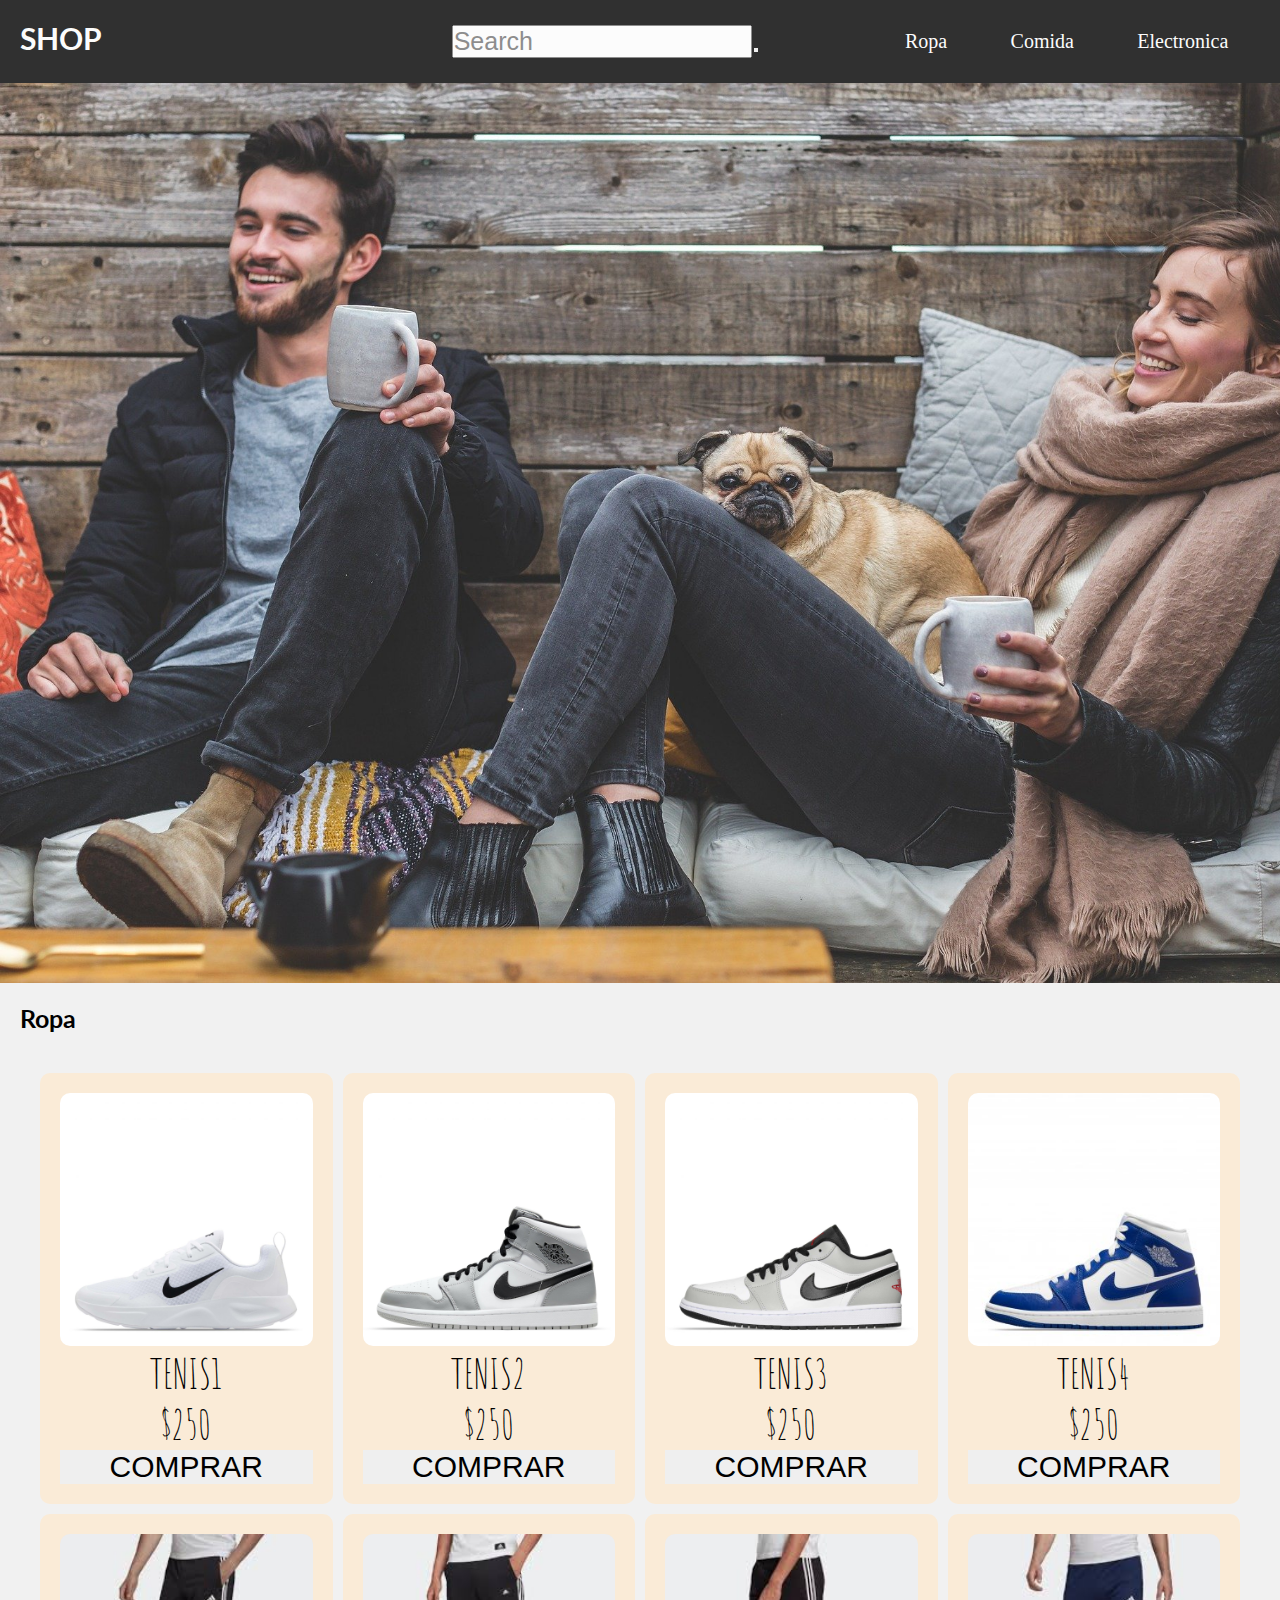
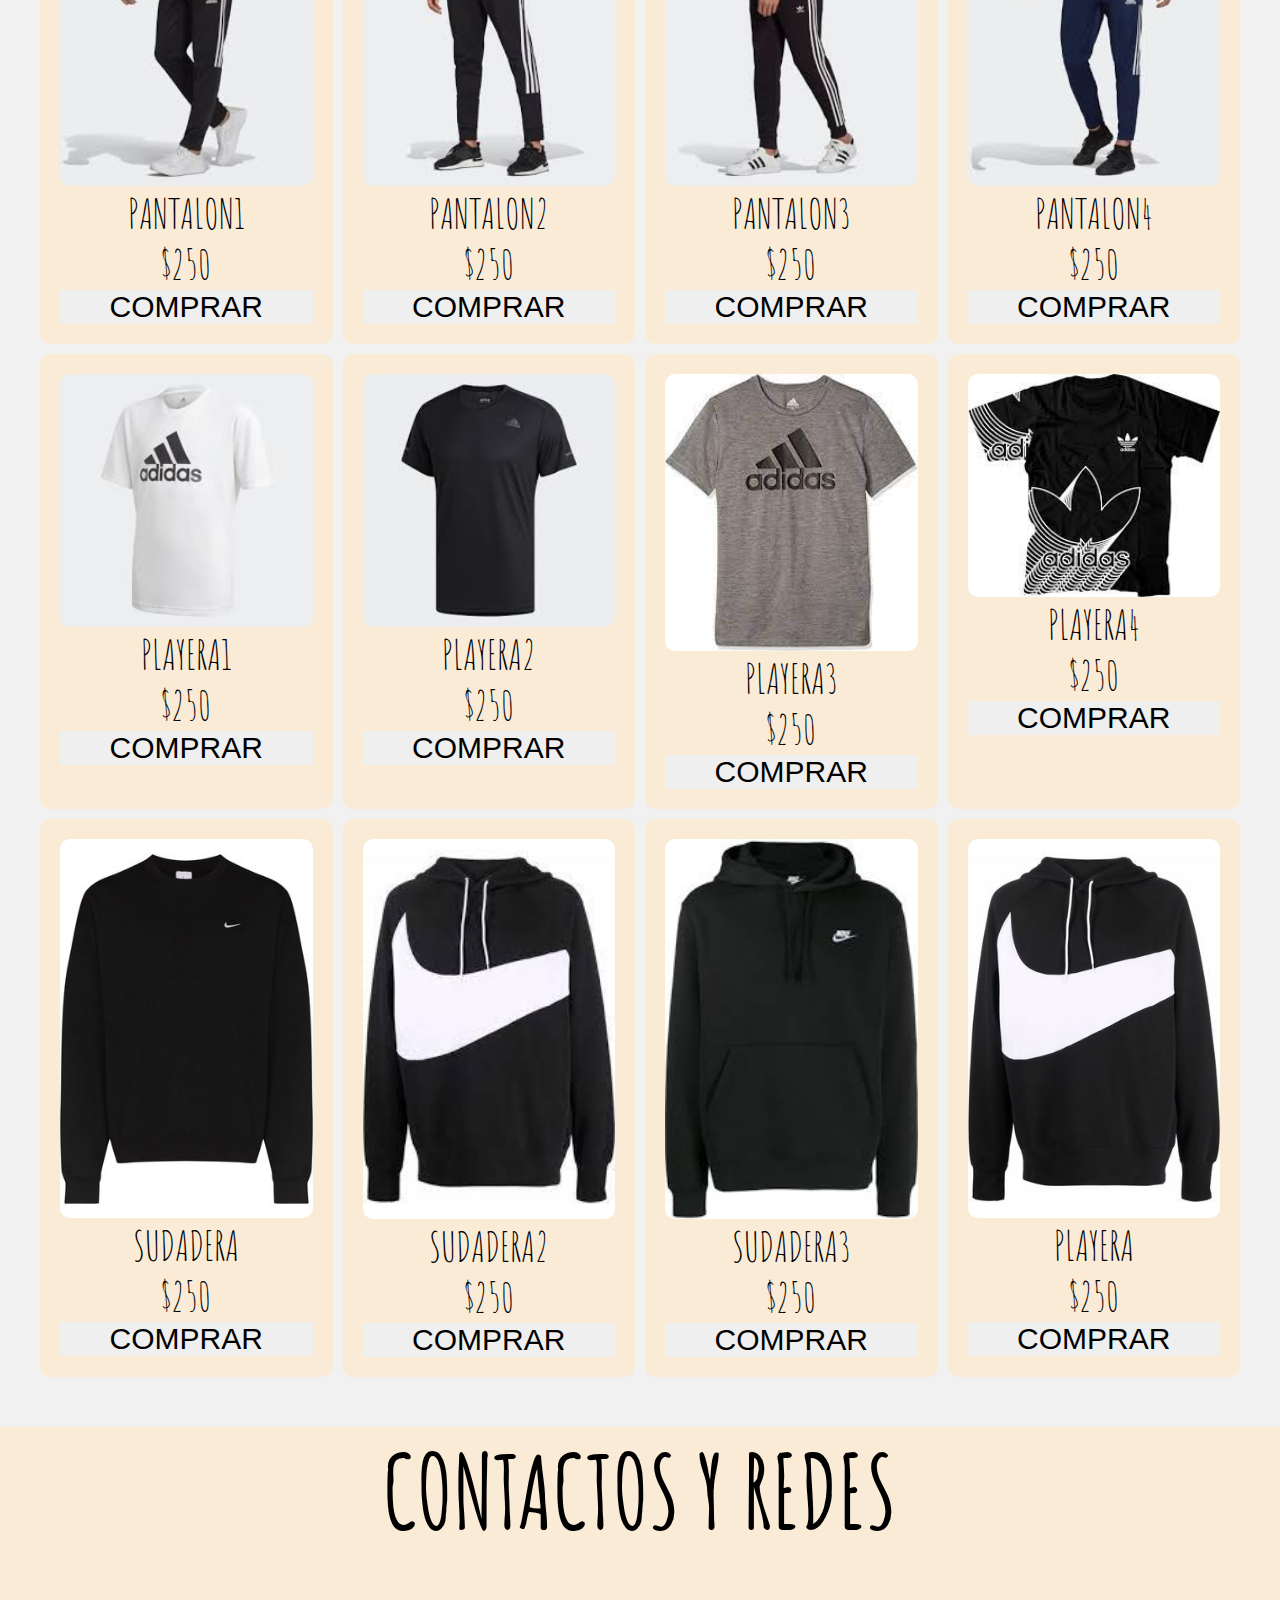
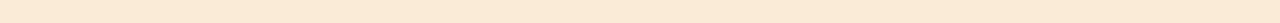
<file: index.html>
<!DOCTYPE html>
<html lang="en">
<head>
    <meta charset="UTF-8">
    <meta http-equiv="X-UA-Compatible" content="IE=edge">
    <meta name="viewport" content="width=device-width, initial-scale=1.0">
    <title>Store</title>
    <!-- ESTILOS -->
    <link rel="stylesheet" href="./css/style.css">
    <!-- ESTILOS DE LETRAS -->
    <link rel="preconnect" href="https://fonts.googleapis.com">
    <link rel="preconnect" href="https://fonts.gstatic.com" crossorigin>
    <link href="https://fonts.googleapis.com/css2?family=Lato:wght@400;700&display=swap" rel="stylesheet">
    <link rel="preconnect" href="https://fonts.googleapis.com">
    <link rel="preconnect" href="https://fonts.gstatic.com" crossorigin>
    <link href="https://fonts.googleapis.com/css2?family=Amatic+SC:wght@700&display=swap" rel="stylesheet"> 
    <!-- ESTILOS DE ICONOS -->
    <link rel="stylesheet" href="https://cdnjs.cloudflare.com/ajax/libs/font-awesome/6.1.1/css/all.min.css"
        integrity="sha512-KfkfwYDsLkIlwQp6LFnl8zNdLGxu9YAA1QvwINks4PhcElQSvqcyVLLD9aMhXd13uQjoXtEKNosOWaZqXgel0g=="
        crossorigin="anonymous" referrerpolicy="no-referrer" />
</head>
<body>
    <header>
        <section class="principal">
            <!-- logo  -->
            <div class="header">
                <h1 class="header__titulo">Shop</h1>
                <p class="header__logo"><i class="fa-solid fa-store"></i></p>
            </div>
            <!-- Search -->
            <div class="search">
                <form action="#">
                    <input class="search__input" type="text" placeholder="Search">
                    <button class="search__boton">
                        <i class="fa-solid fa-magnifying-glass"></i>
                    </button>
                </form>
            </div>
            <!-- Menu  -->
            <nav class="menu">
                <a class="menu__enlace" href="./index.html"><i class="fa-solid fa-shirt"></i>Ropa</a>
                <a class="menu__enlace" href="./comida.html"><i class="fa-solid fa-utensils"></i>Comida</a>
                <a class="menu__enlace" href="./electronica.html"><i class="fa-solid fa-laptop"></i>Electronica</a>
            </nav>
        </section>
    </header>

    <!-- presentando productos -->
    <section>
        <div class="fondo__img">

        </div>
    </section>

    <!-- Contenido principal de la pagina -->
    <main>
        <section>
            <h2 class="subtitulo">Ropa</h2>
            <div class="grid">

                <!-- Tenis  -->
                <div class="producto">
                    <img class="producto__img" src="./img/ropa/tenis1.jpg" width="300px" alt="tenis1">
                    <div class="producto__caja">
                        <p class="producto__nombre">Tenis1</p>
                        <p class="producto__precio">$250</p>
                        <input class="producto__boton" type="submit" value="Comprar">
                    </div>
                </div><!-- objeto -->
                <div class="producto">
                    <img class="producto__img" src="./img/ropa/tenis2.jpg" width="300px" alt="tenis1">
                    <div class="producto__caja" >
                        <p class="producto__nombre">Tenis2</p>
                        <p class="producto__precio">$250</p>
                        <input class="producto__boton" type="submit" value="Comprar">
                    </div>
                </div><!-- objeto -->
                <div class="producto">
                    <img class="producto__img" src="./img/ropa/tenis3.jpg" width="300px" alt="tenis1">
                    <div class="producto__caja">
                        <p class="producto__nombre">Tenis3</p>
                        <p class="producto__precio">$250</p>
                        <input class="producto__boton" type="submit" value="Comprar">
                    </div>
                </div><!-- objeto -->
                <div class="producto">
                    <img class="producto__img" src="./img/ropa/tenis4.jpg" width="300px" alt="tenis1">
                    <div class="producto__caja">
                        <p class="producto__nombre">Tenis4</p>
                        <p class="producto__precio">$250</p>
                        <input class="producto__boton" type="submit" value="Comprar">
                    </div>
                </div><!-- objeto -->


                <!-- pantalones  -->
                <div class="producto">
                    <img class="producto__img" src="./img/ropa/pantalon1.jpg" width="300px" alt="tenis1">
                    <div class="producto__caja">
                        <p class="producto__nombre">Pantalon1 </p>
                        <p class="producto__precio">$250</p>
                        <input class="producto__boton" type="submit" value="Comprar">
                    </div>
                </div><!-- objeto -->
                <div class="producto">
                    <img class="producto__img" src="./img/ropa/pantalon2.jpg" width="300px" alt="tenis1">
                    <div class="producto__caja">
                        <p class="producto__nombre">Pantalon2</p>
                        <p class="producto__precio">$250</p>
                        <input class="producto__boton" type="submit" value="Comprar">
                    </div>
                </div><!-- objeto -->
                <div class="producto">
                    <img class="producto__img" src="./img/ropa/pantalon3.jpg" width="300px" alt="tenis1">
                    <div class="producto__caja">
                        <p class="producto__nombre">Pantalon3</p>
                        <p class="producto__precio">$250</p>
                        <input class="producto__boton" type="submit" value="Comprar">
                    </div>
                </div><!-- objeto -->
                <div class="producto">
                    <img class="producto__img" src="./img/ropa/pantalon4.jpg" width="300px" alt="tenis1">
                    <div class="producto__caja">
                        <p class="producto__nombre">Pantalon4</p>
                        <p class="producto__precio">$250</p>
                        <input class="producto__boton" type="submit" value="Comprar">
                    </div>
                </div><!-- objeto -->


                <!-- playeras  -->
                <div class="producto">
                    <img class="producto__img" src="./img/ropa/playera1.jpg" alt="tenis1">
                    <div class="producto__caja">
                        <p class="producto__nombre">playera1</p>
                        <p class="producto__precio">$250</p>
                        <input class="producto__boton" type="submit" value="Comprar">
                    </div>
                </div><!-- objeto -->
                <div class="producto">
                    <img class="producto__img" src="./img/ropa/playera2.jpg" alt="tenis1">
                    <div class="producto__caja">
                        <p class="producto__nombre">Playera2</p>
                        <p class="producto__precio">$250</p>
                        <input class="producto__boton" type="submit" value="Comprar">
                    </div>
                </div><!-- objeto -->
                <div class="producto">
                    <img class="producto__img" src="./img/ropa/playera3.jpg" alt="tenis1">
                    <div class="producto__caja">
                        <p class="producto__nombre">Playera3</p>
                        <p class="producto__precio">$250</p>
                        <input  class="producto__boton" type="submit" value="Comprar">
                    </div>
                </div><!-- objeto -->
                <div class="producto">
                    <img class="producto__img" src="./img/ropa/playera4.jpg" width="300px" alt="tenis1">
                    <div class="producto__caja">
                        <p class="producto__nombre">Playera4</p>
                        <p class="producto__precio">$250</p>
                        <input class="producto__boton" type="submit" value="Comprar">
                    </div>
                </div><!-- objeto -->


                <!-- sueteres -->
                <div class="producto">
                    <img class="producto__img" src="./img/ropa/sueter1.jpg" width="300px" alt="tenis1">
                    <div class="producto__caja">
                        <p class="producto__nombre">Sudadera</p>
                        <p class="producto__precio">$250</p>
                        <input class="producto__boton" type="submit" value="Comprar">
                    </div>
                </div><!-- objeto -->
                <div class="producto">
                    <img class="producto__img" src="./img/ropa/sueter2.jpg" width="300px" alt="tenis1">
                    <div class="producto__caja">
                        <p class="producto__nombre">Sudadera2</p>
                        <p class="producto__precio">$250</p>
                        <input class="producto__boton" type="submit" value="Comprar">
                    </div>
                </div><!-- objeto -->
                <div class="producto">
                    <img class="producto__img" src="./img/ropa/sueter3.jpg" width="300px" alt="tenis1">
                    <div class="producto__caja">
                        <p class="producto__nombre">Sudadera3</p>
                        <p class="producto__precio">$250</p>
                        <input class="producto__boton" type="submit" value="Comprar">
                    </div>
                </div><!-- objeto -->
                <div class="producto">
                    <img class="producto__img" src="./img/ropa/sueter4.jpg" width="300px" alt="tenis1">
                    <div class="producto__caja">
                        <p class="producto__nombre">Playera</p>
                        <p class="producto__precio">$250</p>
                        <input class="producto__boton" type="submit" value="Comprar">
                    </div>
                </div><!-- objeto -->

                <!-- imagenes descripcion -->
                <div>
                </div>
                <!-- imagenes descripcion -->
                <div>
                </div>
                
                <!-- imagenes descripcion -->
                <div>
                </div>
            </div>
        </section>
    </main>

    <!-- PIE DE PAGINA  -->

    <footer>
        <section class="footer">
            <h3 class="footer__texto">Contactos y Redes</h3>
            <div class="footer__redes">
                <a class="footer__icono" href="#"><i class="fa-solid fa-message"></i></a>
                <a class="footer__icono" href="#"><i class="fa-brands fa-instagram"></i></a>
                <a class="footer__icono" href="#"><i class="fa-brands fa-facebook"></i></a>
                <a class="footer__icono" href="#"><i class="fa-brands fa-facebook-messenger"></i></a>
            </div>
        </section>
    </footer>
</body>
</html>
</file>
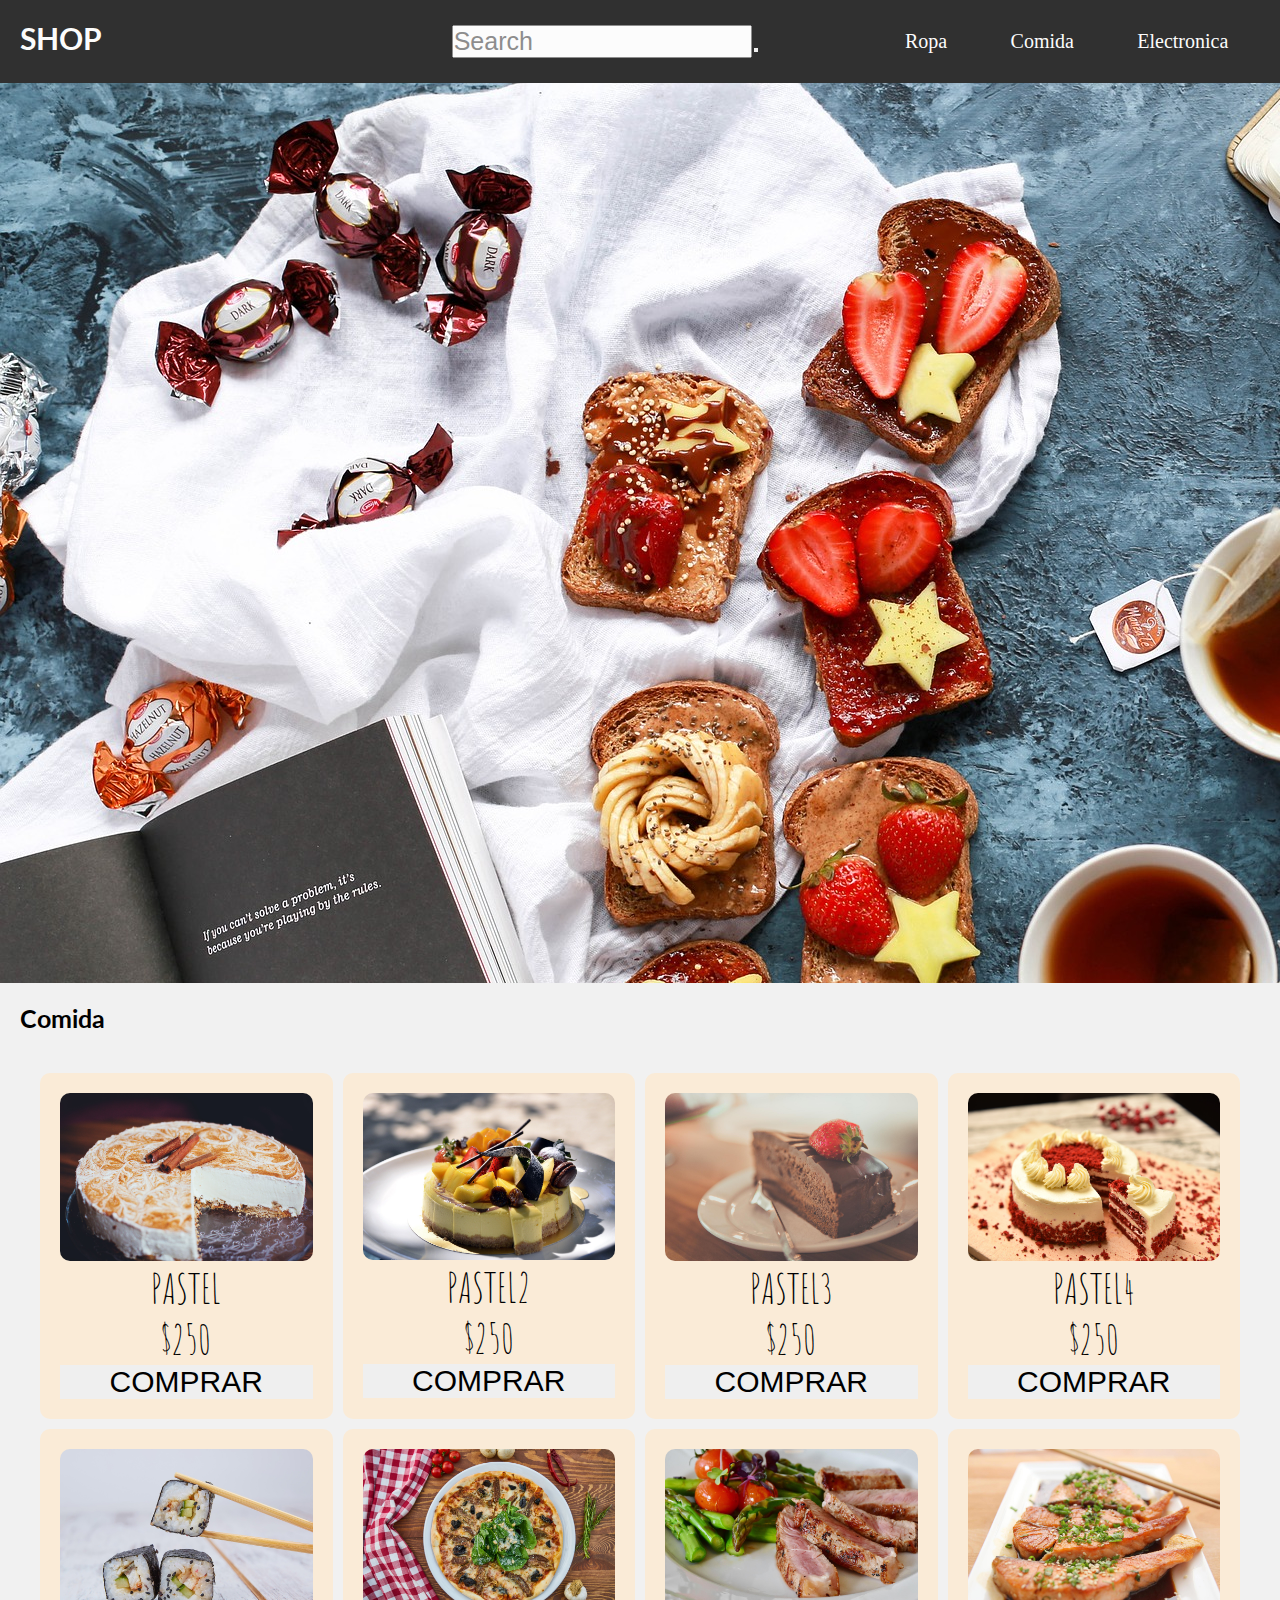
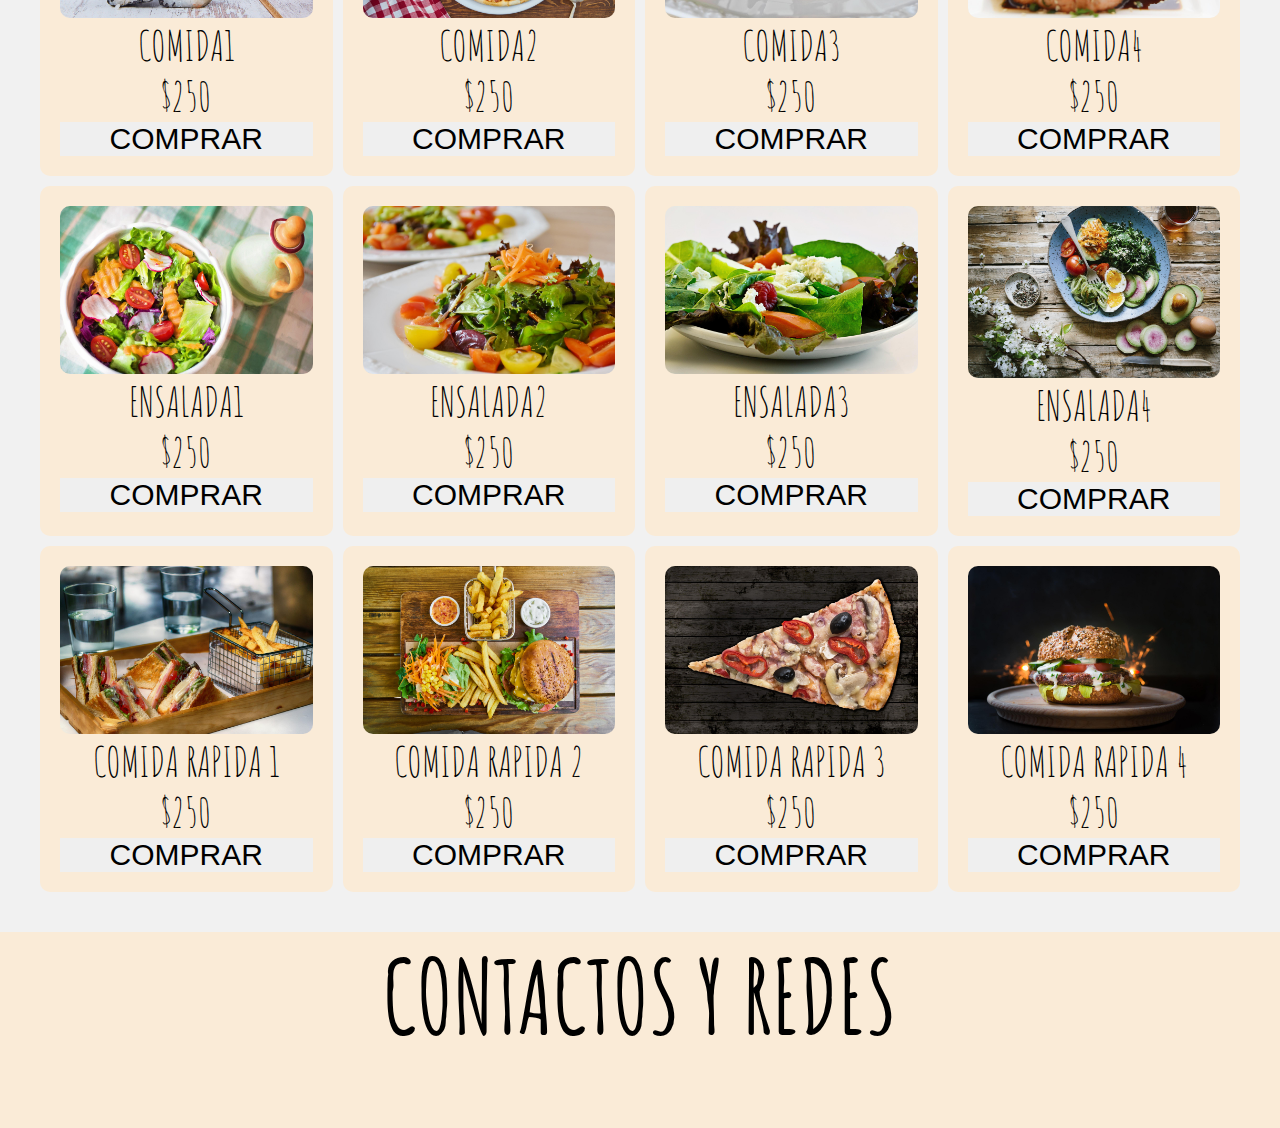
<file: comida.html>
<!DOCTYPE html>
<html lang="en">
<head>
    <meta charset="UTF-8">
    <meta http-equiv="X-UA-Compatible" content="IE=edge">
    <meta name="viewport" content="width=device-width, initial-scale=1.0">
    <title>Comida</title>
    <!-- ESTILOS -->
    <link rel="stylesheet" href="./css/style.css">
    <link rel="stylesheet" href="./css/comida.css">
    <!-- ESTILOS DE LETRAS -->
    <link rel="preconnect" href="https://fonts.googleapis.com">
    <link rel="preconnect" href="https://fonts.gstatic.com" crossorigin>
    <link href="https://fonts.googleapis.com/css2?family=Lato:wght@400;700&display=swap" rel="stylesheet">
    <link rel="preconnect" href="https://fonts.googleapis.com">
    <link rel="preconnect" href="https://fonts.gstatic.com" crossorigin>
    <link href="https://fonts.googleapis.com/css2?family=Amatic+SC:wght@700&display=swap" rel="stylesheet">
    <!-- ESTILOS DE ICONOS -->
    <link rel="stylesheet" href="https://cdnjs.cloudflare.com/ajax/libs/font-awesome/6.1.1/css/all.min.css"
        integrity="sha512-KfkfwYDsLkIlwQp6LFnl8zNdLGxu9YAA1QvwINks4PhcElQSvqcyVLLD9aMhXd13uQjoXtEKNosOWaZqXgel0g=="
        crossorigin="anonymous" referrerpolicy="no-referrer" />
</head>
<body>
    <header>
        <section class="principal">
            <!-- logo  -->
            <div class="header">
                <h1 class="header__titulo">Shop</h1>
                <p class="header__logo"><i class="fa-solid fa-store"></i></p>
            </div>
            <!-- Search -->
            <div class="search">
                <form action="#">
                    <input class="search__input" type="text" placeholder="Search">
                    <button class="search__boton"> 
                        <i class="fa-solid fa-magnifying-glass"></i>
                    </button>
                </form>
            </div>
            <!-- Menu  -->
            <nav class="menu">
                <a class="menu__enlace" href="./index.html"><i class="fa-solid fa-shirt"></i>Ropa</a>
                <a class="menu__enlace" href="./comida.html"><i class="fa-solid fa-utensils"></i>Comida</a>
                <a class="menu__enlace" href="./electronica.html"><i class="fa-solid fa-laptop"></i>Electronica</a>
            </nav>
        </section>
    </header>

    <!-- presentando productos -->
    <section>
        <div class="fondo__comida">

        </div>
    </section>
    <!-- Contenido principal de la pagina -->
    <main>
        <section>
            <h2 class="subtitulo">Comida</h2>
            <div class="grid">
                <!-- Pasteles -->
                <div class="producto">
                    <img  class="producto__img" src="./img/comida/pastel1.jpg" alt="tenis1">
                    <div class="producto__caja">
                        <p class="producto__nombre">Pastel</p>
                        <p class="producto__precio">$250</p>
                        <input class="producto__boton" type="submit" value="Comprar">
                    </div>
                </div><!-- objeto -->
                <div class="producto">
                    <img class="producto__img" src="./img/comida/pastel2.jpg"  alt="pastel1">
                    <div class="producto__caja">
                        <p class="producto__nombre">Pastel2</p>
                        <p class="producto__precio">$250</p>
                        <input class="producto__boton" type="submit" value="Comprar">
                    </div>
                </div><!-- objeto -->
                <div class="producto">
                    <img class="producto__img" src="./img/comida/pastel3.jpg"  alt="tenis1">
                    <div class="producto__caja">
                        <p class="producto__nombre">Pastel3</p>
                        <p class="producto__precio">$250</p>
                        <input class="producto__boton" type="submit" value="Comprar">
                    </div>
                </div><!-- objeto -->
                <div class="producto">
                    <img class="producto__img" src="./img/comida/pastel4.jpg" alt="tenis1">
                    <div class="producto__caja">
                        <p class="producto__nombre">Pastel4</p>
                        <p class="producto__precio">$250</p>
                        <input class="producto__boton" type="submit" value="Comprar">
                    </div>
                </div><!-- objeto -->

                <!-- comidas -->
                <div class="producto">
                    <img class="producto__img" src="./img/comida/comida1.jpg" alt="tenis1">
                    <div class="producto__caja">
                        <p class="producto__nombre">Comida1</p>
                        <p class="producto__precio">$250</p>
                        <input class="producto__boton" type="submit" value="Comprar">
                    </div>
                </div><!-- objeto -->
                <div class="producto">
                    <img class="producto__img" src="./img/comida/comida2.jpg" alt="tenis1">
                    <div class="producto__caja">
                        <p class="producto__nombre">Comida2</p>
                        <p class="producto__precio">$250</p>
                        <input class="producto__boton" type="submit" value="Comprar">
                    </div>
                </div><!-- objeto -->
                <div class="producto">
                    <img class="producto__img" src="./img/comida/comida3.jpg" alt="tenis1">
                    <div class="producto__caja">
                        <p class="producto__nombre">Comida3</p>
                        <p class="producto__precio">$250</p>
                        <input class="producto__boton" type="submit" value="Comprar">
                    </div>
                </div><!-- objeto -->
                <div class="producto">
                    <img class="producto__img" src="./img/comida/comida4.jpg" alt="tenis1">
                    <div class="producto__caja">
                        <p class="producto__nombre">Comida4</p>
                        <p class="producto__precio">$250</p>
                        <input class="producto__boton" type="submit" value="Comprar">
                    </div>
                </div><!-- objeto -->

                <!-- Ensaladas  -->
                <div class="producto">
                    <img class="producto__img" src="./img/comida/ensalada1.jpg" alt="tenis1">
                    <div class="producto__caja">
                        <p class="producto__nombre">Ensalada1</p>
                        <p class="producto__precio">$250</p>
                        <input class="producto__boton" type="submit" value="Comprar">
                    </div>
                </div><!-- objeto -->
                <div class="producto">
                    <img class="producto__img" src="./img/comida/ensalada2.jpg" alt="tenis1">
                    <div class="producto__caja">
                        <p class="producto__nombre">Ensalada2</p>
                        <p class="producto__precio">$250</p>
                        <input class="producto__boton" type="submit" value="Comprar">
                    </div>
                </div><!-- objeto -->
                <div class="producto">
                    <img class="producto__img" src="./img/comida/ensalada3.jpg" alt="tenis1">
                    <div class="producto__caja">
                        <p class="producto__nombre">Ensalada3</p>
                        <p class="producto__precio">$250</p>
                        <input class="producto__boton" type="submit" value="Comprar">
                    </div>
                </div><!-- objeto -->
                <div class="producto">
                    <img class="producto__img" src="./img/comida/ensalada4.jpg" alt="tenis1">
                    <div class="producto__caja">
                        <p class="producto__nombre">Ensalada4</p>
                        <p class="producto__precio">$250</p>
                        <input class="producto__boton" type="submit" value="Comprar">
                    </div>
                </div><!-- objeto -->

                <!-- comida rapida  -->
                <div class="producto">
                    <img class="producto__img" src="./img/comida/comida-rapida1.jpg" alt="tenis1">
                    <div class="producto__caja">
                        <p class="producto__nombre">Comida Rapida 1</p>
                        <p class="producto__precio">$250</p>
                        <input class="producto__boton" type="submit" value="Comprar">
                    </div>
                </div><!-- objeto -->
                <div class="producto">
                    <img class="producto__img" src="./img/comida/comida-rapida2.jpg" alt="tenis1">
                    <div class="producto__caja">
                        <p class="producto__nombre">Comida Rapida 2</p>
                        <p class="producto__precio">$250</p>
                        <input class="producto__boton" type="submit" value="Comprar">
                    </div>
                </div><!-- objeto -->
                <div class="producto">
                    <img class="producto__img" src="./img/comida/comida-rapida3.jpg" alt="tenis1">
                    <div class="producto__caja">
                        <p class="producto__nombre">Comida Rapida 3</p>
                        <p class="producto__precio">$250</p>
                        <input class="producto__boton" type="submit" value="Comprar">
                    </div>
                </div><!-- objeto -->
                <div class="producto">
                    <img class="producto__img" src="./img/comida/comida-rapida4.jpg" alt="tenis1">
                    <div class="producto__caja">
                        <p class="producto__nombre">Comida Rapida 4</p>
                        <p class="producto__precio">$250</p>
                        <input class="producto__boton" type="submit" value="Comprar">
                    </div>
                </div><!-- objeto -->
            </div>
        </section>

        <section>

        </section>
    </main>

        <!-- PIE DE PAGINA  -->

        <footer>
            <section class="footer">
                <h3 class="footer__texto">Contactos y Redes</h3>
                <div class="footer__redes">
                    <a class="footer__icono" href="#"><i class="fa-solid fa-message"></i></a>
                    <a class="footer__icono" href="#"><i class="fa-brands fa-instagram"></i></a>
                    <a class="footer__icono" href="#"><i class="fa-brands fa-facebook"></i></a>
                    <a class="footer__icono" href="#"><i class="fa-brands fa-facebook-messenger"></i></a>
                </div>
            </section>
        </footer>
</body>
</html>
</file>
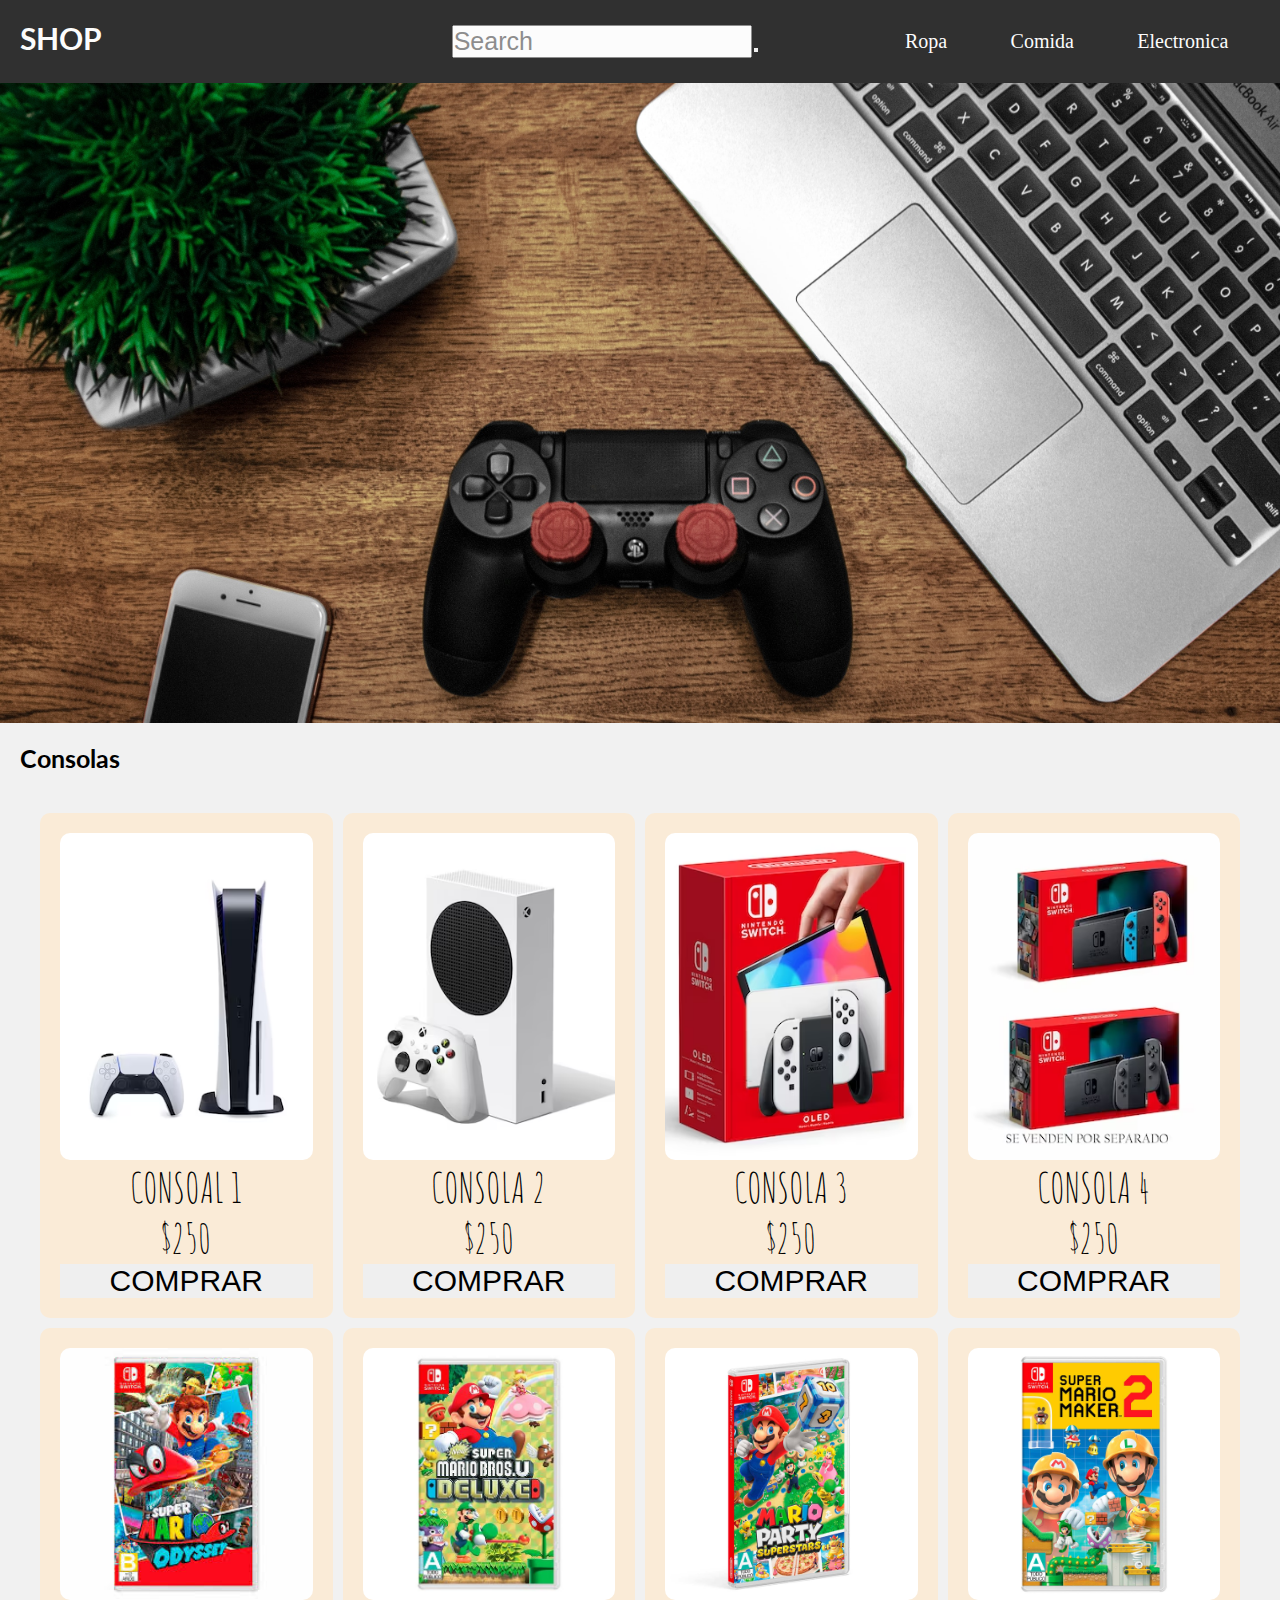
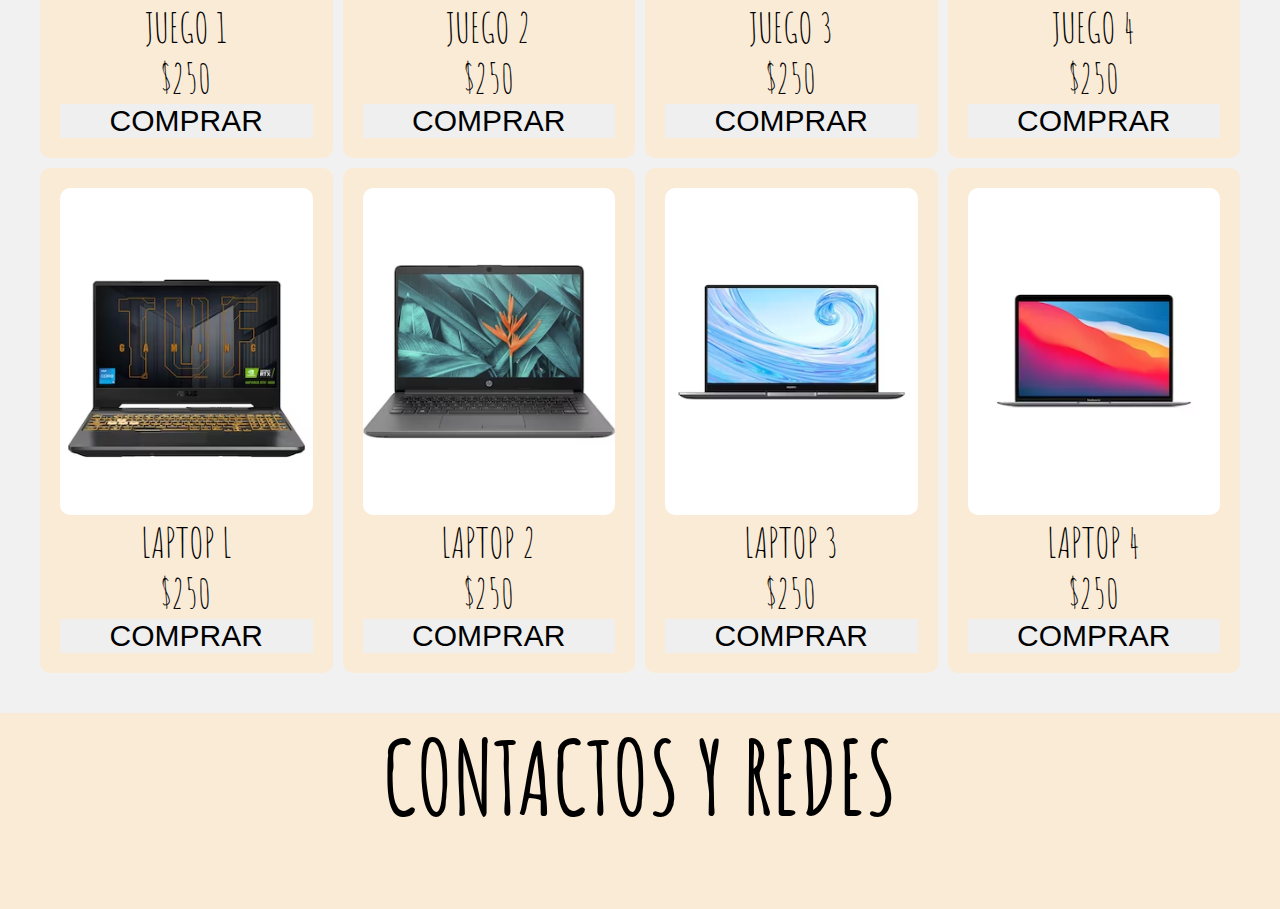
<file: electronica.html>
<!DOCTYPE html>
<html lang="en">
<head>
    <meta charset="UTF-8">
    <meta http-equiv="X-UA-Compatible" content="IE=edge">
    <meta name="viewport" content="width=device-width, initial-scale=1.0">
    <title>Store</title>
    <!-- ESTILOS -->
    <link rel="stylesheet" href="./css/style.css">
    <link rel="stylesheet" href="../css/electronica.css">
    <!-- ESTILOS DE LETRAS -->
    <link rel="preconnect" href="https://fonts.googleapis.com">
    <link rel="preconnect" href="https://fonts.gstatic.com" crossorigin>
    <link href="https://fonts.googleapis.com/css2?family=Lato:wght@400;700&display=swap" rel="stylesheet">
    <link rel="preconnect" href="https://fonts.googleapis.com">
    <link rel="preconnect" href="https://fonts.gstatic.com" crossorigin>
    <link href="https://fonts.googleapis.com/css2?family=Amatic+SC:wght@700&display=swap" rel="stylesheet">
    <!-- ESTILOS DE ICONOS -->
    <link rel="stylesheet" href="https://cdnjs.cloudflare.com/ajax/libs/font-awesome/6.1.1/css/all.min.css"
        integrity="sha512-KfkfwYDsLkIlwQp6LFnl8zNdLGxu9YAA1QvwINks4PhcElQSvqcyVLLD9aMhXd13uQjoXtEKNosOWaZqXgel0g=="
        crossorigin="anonymous" referrerpolicy="no-referrer" />
</head>
<body>
    <header>
        <section class="principal">
            <!-- logo  -->
            <div class="header">
                <h1 class="header__titulo">Shop</h1>
                <p class="header__logo"><i class="fa-solid fa-store"></i></p>
            </div>
            <!-- Search -->
            <div class="search">
                <form action="#">
                    <input class="search__input" type="text" placeholder="Search">
                    <button class="search__boton"> 
                        <i class="fa-solid fa-magnifying-glass"></i>
                    </button>
                </form>
            </div>
            <!-- Menu  -->
            <nav class="menu">
                <a class="menu__enlace" href="index.html"><i class="fa-solid fa-shirt"></i>Ropa</a>
                <a class="menu__enlace" href="./comida.html"><i class="fa-solid fa-utensils"></i>Comida</a>
                <a class="menu__enlace" href="./electronica.html"><i class="fa-solid fa-laptop"></i>Electronica</a>
            </nav>
        </section>
    </header>

    <!-- presentando productos -->
    <section>
        <div class="fondo__electronica">

        </div>
    </section>




    <!-- Contenido principal de la pagina -->
    <main>
        <section>
            <h2 class="subtitulo">Consolas</h2>
            <div class="grid">

                <!-- Consolas -->
                <div class="producto">
                    <img  class="producto__img" src="./img/electronica/consola1.avif" alt="tenis1">
                    <div class="producto__caja">
                        <p class="producto__nombre">Consoal 1</p>
                        <p class="producto__precio">$250</p>
                        <input class="producto__boton" type="submit" value="Comprar">
                    </div>
                </div><!-- objeto -->
                <div class="producto">
                    <img class="producto__img" src="./img/electronica/consola2.avif"  alt="tenis1">
                    <div class="producto__caja">
                        <p class="producto__nombre">Consola 2</p>
                        <p class="producto__precio">$250</p>
                        <input class="producto__boton" type="submit" value="Comprar">
                    </div>
                </div><!-- objeto -->
                <div class="producto">
                    <img class="producto__img" src="./img/electronica/consola3.avif"  alt="tenis1">
                    <div class="producto__caja">
                        <p class="producto__nombre">Consola 3</p>
                        <p class="producto__precio">$250</p>
                        <input class="producto__boton" type="submit" value="Comprar">
                    </div>
                </div><!-- objeto -->
                <div class="producto">
                    <img class="producto__img" src="./img/electronica/consola4.avif" width="300px" alt="tenis1">
                    <div class="producto__caja">
                        <p class="producto__nombre">Consola 4</p>
                        <p class="producto__precio">$250</p>
                        <input class="producto__boton" type="submit" value="Comprar">
                    </div>
                </div><!-- objeto -->


                <!-- juegos -->
                <div class="producto">
                    <img  class="producto__img" src="./img/electronica/juego1.jpg" alt="tenis1">
                    <div class="producto__caja">
                        <p class="producto__nombre">Juego 1</p>
                        <p class="producto__precio">$250</p>
                        <input class="producto__boton" type="submit" value="Comprar">
                    </div>
                </div><!-- objeto -->
                <div class="producto">
                    <img class="producto__img" src="./img/electronica/juego2.jpg"  alt="tenis1">
                    <div class="producto__caja">
                        <p class="producto__nombre">Juego 2</p>
                        <p class="producto__precio">$250</p>
                        <input class="producto__boton" type="submit" value="Comprar">
                    </div>
                </div><!-- objeto -->
                <div class="producto">
                    <img class="producto__img" src="./img/electronica/juego3.jpg"  alt="tenis1">
                    <div class="producto__caja">
                        <p class="producto__nombre">Juego 3</p>
                        <p class="producto__precio">$250</p>
                        <input class="producto__boton" type="submit" value="Comprar">
                    </div>
                </div><!-- objeto -->
                <div class="producto">
                    <img class="producto__img" src="./img/electronica/juego4.jpg" width="300px" alt="tenis1">
                    <div class="producto__caja">
                        <p class="producto__nombre">Juego 4</p>
                        <p class="producto__precio">$250</p>
                        <input class="producto__boton" type="submit" value="Comprar">
                    </div>
                </div><!-- objeto -->

                <!-- laptops -->
                <div class="producto">
                    <img  class="producto__img" src="./img/electronica/laptop1.avif" alt="tenis1">
                    <div class="producto__caja">
                        <p class="producto__nombre">Laptop l</p>
                        <p class="producto__precio">$250</p>
                        <input class="producto__boton" type="submit" value="Comprar">
                    </div>
                </div><!-- objeto -->
                <div class="producto">
                    <img class="producto__img" src="./img/electronica/laptop2.avif"  alt="tenis1">
                    <div class="producto__caja">
                        <p class="producto__nombre">Laptop 2</p>
                        <p class="producto__precio">$250</p>
                        <input class="producto__boton" type="submit" value="Comprar">
                    </div>
                </div><!-- objeto -->
                <div class="producto">
                    <img class="producto__img" src="./img/electronica/laptop3.avif"  alt="tenis1">
                    <div class="producto__caja">
                        <p class="producto__nombre">Laptop 3</p>
                        <p class="producto__precio">$250</p>
                        <input class="producto__boton" type="submit" value="Comprar">
                    </div>
                </div><!-- objeto -->
                <div class="producto">
                    <img class="producto__img" src="./img/electronica/laptop4.avif" width="300px" alt="tenis1">
                    <div class="producto__caja">
                        <p class="producto__nombre">Laptop 4</p>
                        <p class="producto__precio">$250</p>
                        <input class="producto__boton" type="submit" value="Comprar">
                    </div>
                </div><!-- objeto -->

            </div>
        </section>

        <section>

        </section>
    </main>

        <!-- PIE DE PAGINA  -->

        <footer>
            <section class="footer">
                <h3 class="footer__texto">Contactos y Redes</h3>
                <div class="footer__redes">
                    <a class="footer__icono" href="#"><i class="fa-solid fa-message"></i></a>
                    <a class="footer__icono" href="#"><i class="fa-brands fa-instagram"></i></a>
                    <a class="footer__icono" href="#"><i class="fa-brands fa-facebook"></i></a>
                    <a class="footer__icono" href="#"><i class="fa-brands fa-facebook-messenger"></i></a>
                </div>
            </section>
        </footer>
</body>
</html>
</file>
<file: css/style.css>
:root{
    --fuentePrincipal:'Lato', sans-serif;
    --fuenteSecundaria:'Amatic SC', cursive;
    --coloPrincipal: black;
    --colorLetra:white;
}
*{
    margin: 0;
    padding: 0;
}
html {
    box-sizing: border-box;
    font-size: 62.5%;
  }
*, *:before, *:after {
    box-sizing: inherit;
}
body{
    background-color: #efefefde;
}

/* GLOBALES */
h1{
    font-size: 3rem;
}
h2{
    font-size: 2.5rem;
    font-family: var(--fuentePrincipal);
}
h3{
    font-size: 1.5rem;
}

/* Areglos principlales */
.principal{
    display: grid;
    grid-template-columns: repeat(3, 1fr);
    background-color: var(--coloPrincipal);
    opacity: .8;
    /* position: fixed; */
    width: 100%;
}

/* HEADER  */
.header{
    display: flex;
    padding: 1rem;
    margin: 1rem;
}
.header__titulo{
    font-family: var(--fuentePrincipal);
    color: var(--colorLetra);
    text-transform: uppercase;
}
.header__logo{
    font-size: 3rem;
    color: var(--colorLetra);
}

/* SEARCH  */
.search{
    padding: 1.5rem;
    margin: 1rem;
}
.search__input{
    width: 30rem;
}
.search__input, .search__boton{
    font-size: 2.5rem;
}

/* Menu  */
.menu{
    display: flex;
    justify-content: space-around;
    padding: 1rem;
    margin: 1rem;
}
.menu__enlace{
    font-size: 2rem;
    text-decoration: none;
    color: var(--colorLetra);
    padding: 1rem;
    font-family: var(--colorLetra);
}

/* imagenes en movimiento */
.fondo__img{
   background-image: url("../img/ropa/imagen1.jpg");
   background-repeat: no-repeat;
   width: auto;
   height: 100vmin;
   background-size: cover;

}
/* MAIN  */
.subtitulo{
    margin: 2rem;
}
.grid{
    margin: 3rem;
    padding: 1rem;
    display: grid;
    grid-template-columns: repeat(4, 1fr);
    gap: 1rem;
    /* background-color: var(--coloPrincipal); */
}

/* PRODUCTOS  */
.producto{
    width: 100%;
    padding: 2rem;
    background-color: antiquewhite;
    border-radius: 1rem;
}

.producto__img{
    width: 100%;
    border-radius: 1rem;
}
.producto__caja{
    display: grid;
}
.producto__nombre, .producto__precio{
    font-size: 4rem;
    font-family: var(--fuenteSecundaria);
    text-align: center;
    text-transform: uppercase;
}
.producto__boton{
    border: none;
    font-size: 3rem;
    /* background-color: bisque; */
    text-transform: uppercase;
}
/* PIE DE PAGINNA  */
.footer{
    background-color: antiquewhite;
    text-align: center;
}
.footer__texto{
    font-size: 10rem;
    text-transform: uppercase;
    font-family: var(--fuenteSecundaria);
    color: var(--coloPrincipal);
}
.footer__redes{
    font-size: 6rem;   
}
.footer__icono{
    padding: 0 3rem;
    color: var(--coloPrincipal);
}
</file>
<file: css/comida.css>
.fondo__comida{
    background-image: url(../img/comida/imgen1.jpg);
    background-repeat: no-repeat;
    width: 100%;
    height: 100vmin;
}
</file>
<file: css/electronica.css>
.fondo__electronica{
    background-image: url(../img/electronica/fondo1.jpg);
    background-repeat: no-repeat;
    width: 100%;
    height: 50vw;
    background-size: cover;
}
</file>
